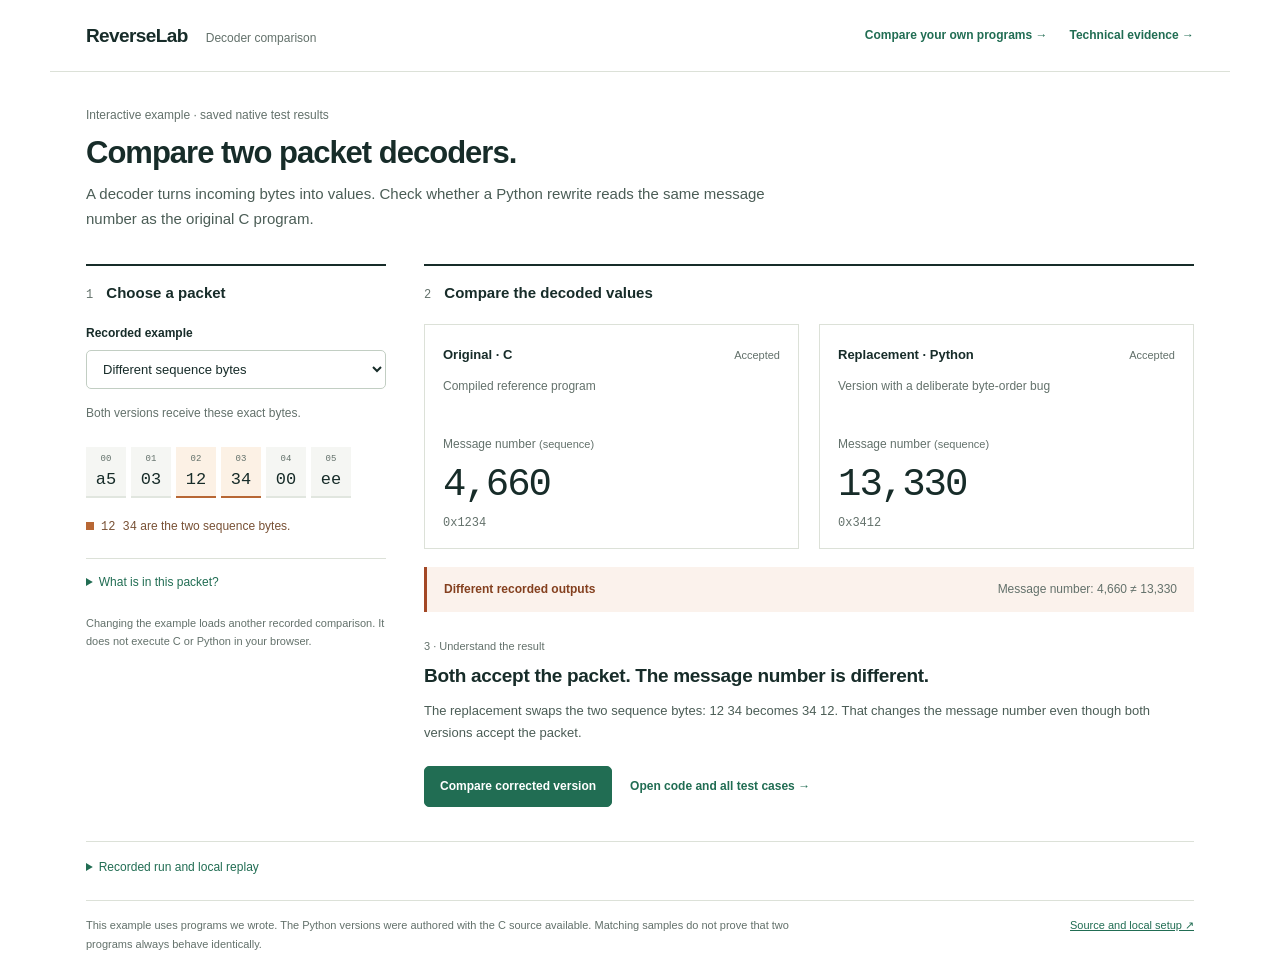
<file: web/index.html>
<!doctype html>
<html lang="en">
<head>
  <meta charset="UTF-8"><meta name="viewport" content="width=device-width,initial-scale=1">
  <meta name="theme-color" content="#142523"><meta name="description" content="Compare a C packet decoder with its Python rewrite. See the decoded message numbers, understand a byte-order bug, and inspect the recorded code and tests.">
  <link rel="icon" href="favicon.svg" type="image/svg+xml"><title>ReverseLab · Compare packet decoders</title><link rel="stylesheet" href="styles.css">
</head>
<body>
  <a class="skip" href="#main">Skip to comparison</a>
  <div id="app"><div class="boot" role="status">Opening evidence recording…</div></div>
  <script type="module" src="app.js"></script>
</body>
</html>
</file>
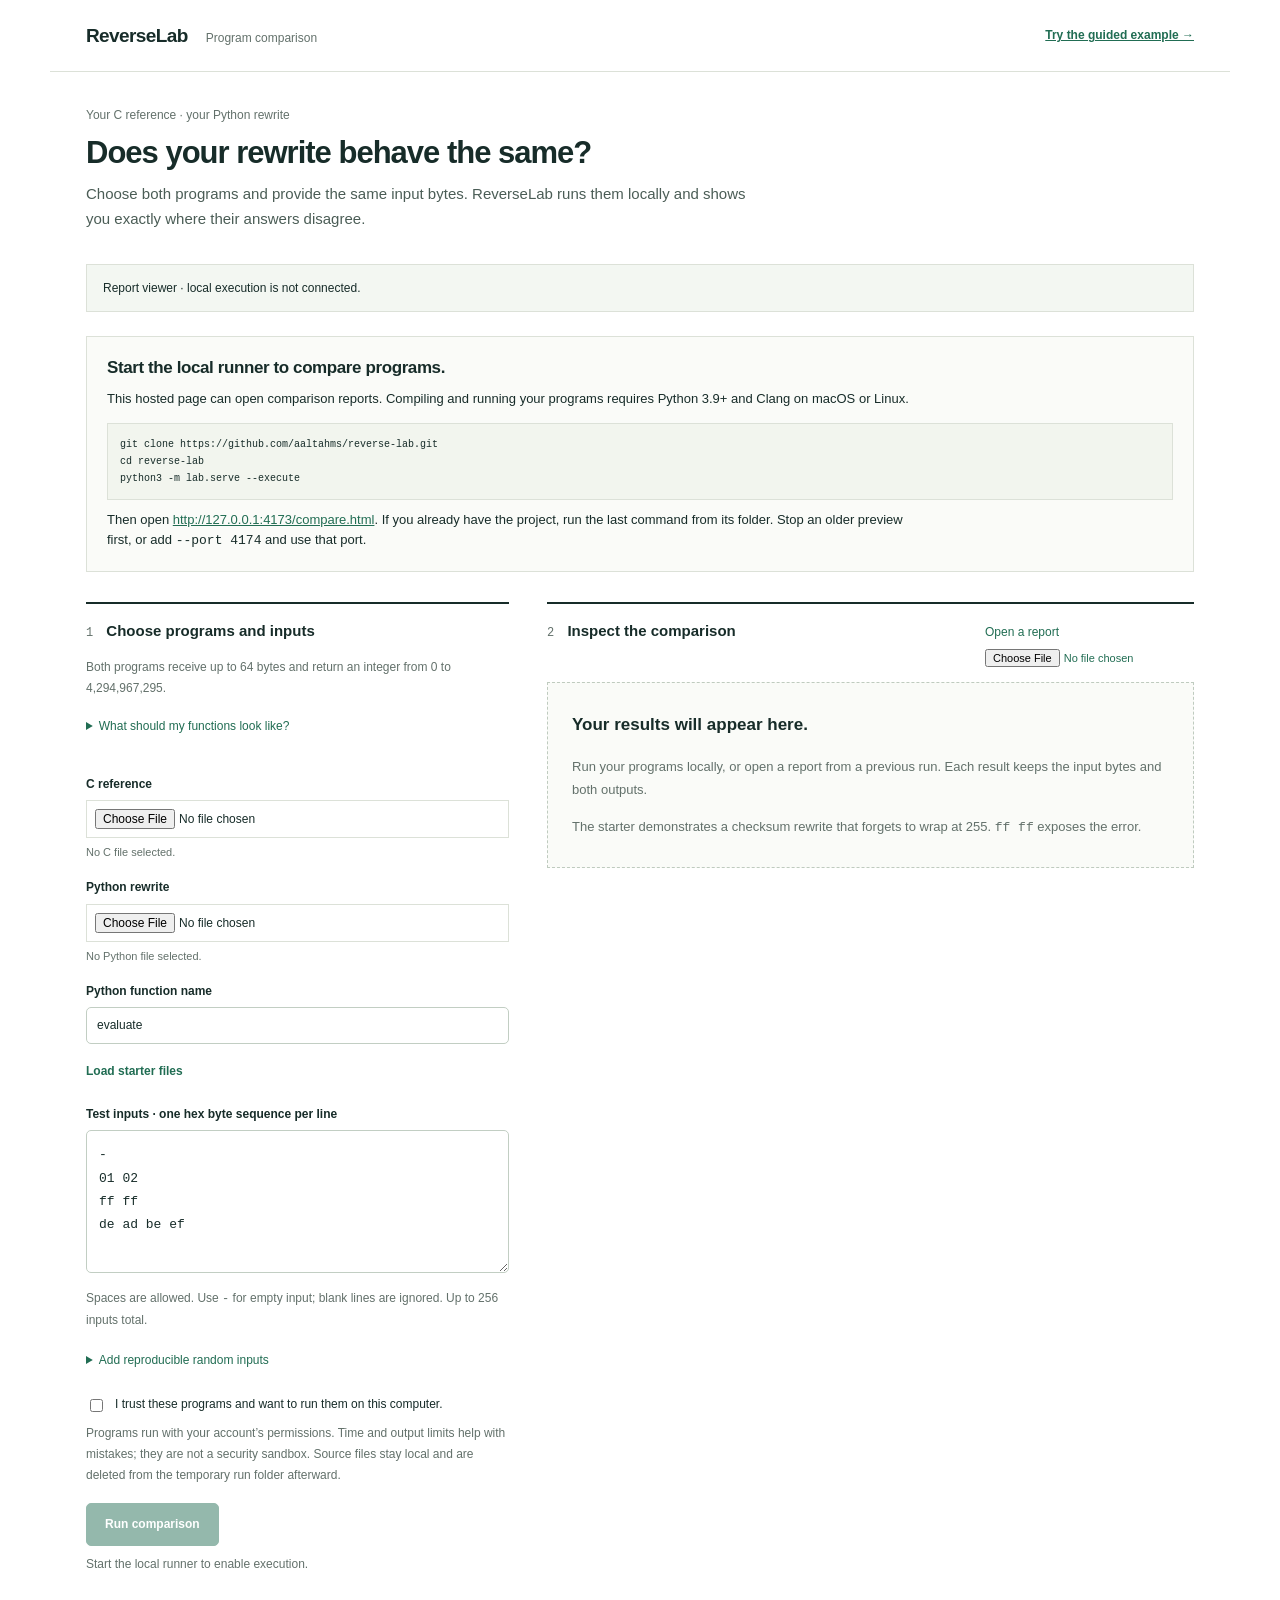
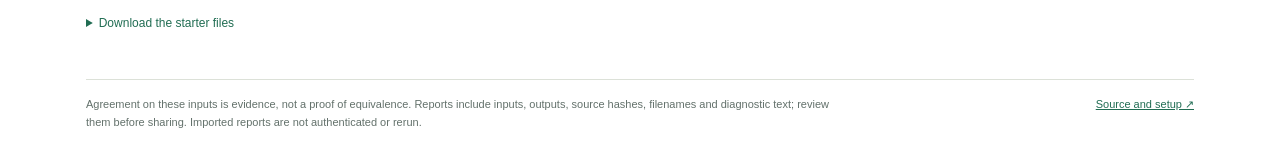
<file: web/compare.html>
<!doctype html>
<html lang="en"><head><meta charset="utf-8"><meta name="viewport" content="width=device-width,initial-scale=1"><meta name="description" content="Compare your own C function with a Python rewrite using a local runner. Inspect exact inputs, differing outputs, and downloadable reports."><title>Compare your programs — ReverseLab</title><link rel="icon" href="favicon.svg" type="image/svg+xml"><link rel="stylesheet" href="styles.css"><script type="module" src="compare.mjs"></script></head>
<body><a class="skip" href="#main">Skip to comparison</a><div class="workbench-shell"><header class="workbench-header"><a class="workbench-brand" href="./">ReverseLab<span>Program comparison</span></a><a class="text-button" href="./">Try the guided example →</a></header>
<main id="main" class="workbench-main" tabindex="-1"><div class="workbench-intro"><p class="workbench-kicker">Your C reference · your Python rewrite</p><h1>Does your rewrite behave the same?</h1><p>Choose both programs and provide the same input bytes. ReverseLab runs them locally and shows you exactly where their answers disagree.</p></div>
<div id="runner-status" class="runner-status" role="status">Checking for the local runner…</div>
<section id="local-setup" class="local-setup" hidden aria-labelledby="setup-title"><h2 id="setup-title">Start the local runner to compare programs.</h2><p>This hosted page can open comparison reports. Compiling and running your programs requires Python 3.9+ and Clang on macOS or Linux.</p><pre class="command">git clone https://github.com/aaltahms/reverse-lab.git
cd reverse-lab
python3 -m lab.serve --execute</pre><p>Then open <a href="http://127.0.0.1:4173/compare.html">http://127.0.0.1:4173/compare.html</a>. If you already have the project, run the last command from its folder. Stop an older preview first, or add <code>--port 4174</code> and use that port.</p></section>
<div class="custom-grid"><section class="custom-form" aria-labelledby="choose-title"><h2 id="choose-title"><span>1</span> Choose programs and inputs</h2><p class="form-help">Both programs receive up to 64 bytes and return an integer from 0 to 4,294,967,295.</p>
<details class="contract-help"><summary>What should my functions look like?</summary><p>Your C file exports this function, without a <code>main()</code>:</p><pre class="command">#include &lt;stdint.h&gt;
#include &lt;stddef.h&gt;
uint32_t evaluate(const uint8_t *data, size_t length);</pre><p>Your Python file exports <code>def evaluate(data: bytes) -&gt; int:</code>. Change the function name below if needed. Standard libraries work; local sibling files, custom headers, packages, and alternate compiler flags are outside this runner’s contract. The C function must not print to stdout.</p></details>
<form id="compare-form"><fieldset id="program-fields"><legend class="sr-only">Programs and test inputs</legend>
<label for="reference-file">C reference</label><input id="reference-file" type="file" accept=".c,text/x-c"><p id="reference-name" class="file-state">No C file selected.</p>
<label for="candidate-file">Python rewrite</label><input id="candidate-file" type="file" accept=".py,text/x-python"><p id="candidate-name" class="file-state">No Python file selected.</p>
<label for="function-name">Python function name</label><input id="function-name" class="field" value="evaluate" required pattern="[A-Za-z_][A-Za-z_0-9]{0,63}" maxlength="64">
<div class="starter-actions"><button id="load-starter" class="text-button" type="button">Load starter files</button><button id="load-corrected" class="text-button" type="button" hidden>Use corrected Python</button></div>
<label for="case-inputs">Test inputs · one hex byte sequence per line</label><textarea id="case-inputs" rows="5" spellcheck="false" aria-describedby="inputs-help" maxlength="50000">-
01 02
ff ff
de ad be ef</textarea><p id="inputs-help" class="form-help">Spaces are allowed. Use <code>-</code> for empty input; blank lines are ignored. Up to 256 inputs total.</p>
<details class="random-options"><summary>Add reproducible random inputs</summary><div class="random-fields"><div><label for="random-count">Extra inputs (0–200)</label><input class="field" id="random-count" type="number" min="0" max="200" step="1" value="0" required></div><div><label for="random-seed">Seed</label><input class="field" id="random-seed" type="number" min="0" max="4294967295" step="1" value="42" required></div></div><p class="form-help">Random inputs range from 0 to 64 bytes. Include valid protocol packets yourself; random bytes may only exercise rejection paths.</p></details>
<label class="trust-check"><input type="checkbox" id="trusted"><span>I trust these programs and want to run them on this computer.</span></label><p class="form-help">Programs run with your account’s permissions. Time and output limits help with mistakes; they are not a security sandbox. Source files stay local and are deleted from the temporary run folder afterward.</p>
<button class="btn primary run-button" id="run-comparison" type="submit" disabled>Run comparison</button><p class="form-help" id="run-hint">Start the local runner to enable execution.</p></fieldset></form>
<div id="comparison-error" class="comparison-error" role="alert" hidden></div>
<details class="starter-downloads"><summary>Download the starter files</summary><p><a href="starter/reference.c" download>reference.c</a> · <a href="starter/candidate.py" download>candidate.py</a> · <a href="starter/corrected.py" download>corrected.py</a> · <a href="starter/inputs.txt" download>inputs.txt</a></p></details></section>
<section class="custom-results" aria-labelledby="results-title"><div class="results-heading"><h2 id="results-title"><span>2</span> Inspect the comparison</h2><label class="import-label" for="report-file">Open a report<input id="report-file" type="file" accept=".json,application/json"></label></div><div id="result-content"><div class="comparison-empty"><p class="empty-title">Your results will appear here.</p><p>Run your programs locally, or open a report from a previous run. Each result keeps the input bytes and both outputs.</p><p>The starter demonstrates a checksum rewrite that forgets to wrap at 255. <code>ff ff</code> exposes the error.</p></div></div></section></div>
<footer class="workbench-footer"><p>Agreement on these inputs is evidence, not a proof of equivalence. Reports include inputs, outputs, source hashes, filenames and diagnostic text; review them before sharing. Imported reports are not authenticated or rerun.</p><a href="https://github.com/aaltahms/reverse-lab">Source and setup ↗</a></footer></main></div></body></html>
</file>
<file: web/styles.css>
:root{--paper:#f5f5ef;--surface:#fff;--ink:#172c29;--muted:#63716b;--line:#dce1d8;--green:#216d53;--light:#e9f1e9;--orange:#a34826;--fault:#f9ede6;--nav:#142523;--mono:ui-monospace,SFMono-Regular,Consolas,monospace;--sans:-apple-system,BlinkMacSystemFont,"Segoe UI",sans-serif;--radius:8px}*{box-sizing:border-box}body{margin:0;background:var(--paper);color:var(--ink);font-family:var(--sans);font-size:14px;line-height:1.55}button,input,select{font:inherit}button,a,input,select{touch-action:manipulation}button{cursor:pointer}button{color:inherit}a{color:var(--green)}button:focus-visible,a:focus-visible,input:focus-visible,select:focus-visible,summary:focus-visible{outline:3px solid #ad792e;outline-offset:3px}button:disabled{cursor:default}.skip{position:fixed;top:-60px;left:20px;background:white;z-index:100;padding:12px}.skip:focus{top:10px}.shell{display:grid;grid-template-columns:242px 1fr;min-height:100vh}.sidebar{background:var(--nav);color:#e7eee9;padding:30px 20px;display:flex;flex-direction:column;gap:34px}.brand{font-size:22px;letter-spacing:-1px;font-weight:700;display:flex;align-items:center;gap:10px}.mark{color:#8ebe9d;font:24px var(--mono)}.brand-sub{font-size:11px;color:#93aaa0;margin:6px 0 0 34px;letter-spacing:1.4px;text-transform:uppercase}.side-label,.eyebrow{font-size:10px;letter-spacing:1.6px;text-transform:uppercase;font-weight:700}.side-label{color:#9aafa5;margin:0 10px 14px}.fixture-button{background:transparent;border:1px solid transparent;color:#c2d1c9;width:100%;text-align:left;border-radius:6px;padding:14px 12px;margin-bottom:8px;display:flex;gap:11px;align-items:flex-start}.fixture-button:hover{background:#203732}.fixture-button.active{background:#253e35;border-color:#426652;color:#f5fff6}.fixture-index{font:11px var(--mono);padding-top:4px;color:#94b5a2}.fixture-button strong{display:block;font-size:13px;font-weight:550}.fixture-button small{font:10px var(--mono);color:#a7bbae;display:block;margin-top:4px}.side-note{border-top:1px solid #344b43;margin-top:auto;padding:20px 10px 0;color:#a9bcb1;font-size:12px}.side-note strong{color:#d3e7d6;display:block;margin-bottom:8px;font-size:12px}.side-note p{margin:0 0 12px}.side-note a{color:#c5dacb}.workspace{min-width:0}.topbar{border-bottom:1px solid var(--line);height:70px;padding:0 40px;display:flex;align-items:center;justify-content:space-between;gap:15px}.crumb{font:11px var(--mono);color:var(--muted)}.crumb b{color:var(--ink);font-weight:500}.record{display:flex;align-items:center;gap:8px;font-size:11px;color:var(--muted)}.dot{height:6px;width:6px;background:var(--green);border-radius:100%;display:inline-block}.main{max-width:1440px;margin:auto;padding:34px 40px 30px}.hero{display:flex;align-items:flex-start;justify-content:space-between;gap:24px;margin-bottom:26px}.eyebrow{color:var(--green);margin:0 0 10px}h1{font-size:36px;line-height:1.13;font-weight:600;letter-spacing:-1.5px;margin:0 0 12px}h2{font-size:19px;line-height:1.3;font-weight:600;letter-spacing:-.4px;margin:0}h3{font-size:15px;font-weight:600;line-height:1.4;margin:0 0 8px}p{margin:0 0 14px}.subhead{max-width:620px;font-size:14px;color:var(--muted);margin:0}.variants{text-align:right;flex-shrink:0;padding-top:3px}.variants label{font-size:11px;color:var(--muted);display:block;margin-bottom:7px}.segmented{display:inline-flex;border:1px solid #b9c7bc;border-radius:5px;overflow:hidden;background:white}.segmented button{border:0;background:transparent;padding:7px 16px;font:12px var(--mono)}.segmented button+button{border-left:1px solid var(--line)}.segmented button.active{background:var(--green);color:white}.small-muted{font-size:11px;color:var(--muted)}.variants .small-muted{margin-top:7px}.path{display:grid;grid-template-columns:repeat(5,1fr);border:1px solid var(--line);border-radius:var(--radius);background:#eef1e9;margin-bottom:28px;overflow:hidden}.path button{border:0;background:transparent;text-align:left;position:relative;padding:14px 18px;color:var(--muted)}.path button:not(:last-child){border-right:1px solid var(--line)}.path button:hover{background:#e1e9df}.path button.active{background:#e1ebdf;color:var(--ink)}.path button.active:after{content:"";position:absolute;bottom:0;left:0;right:0;height:3px;background:var(--green)}.path span{display:block;font:10px var(--mono);margin-bottom:4px}.path strong{font-size:12px;font-weight:550}.tablist{display:flex;gap:23px;border-bottom:1px solid #bfc9bd;margin-bottom:24px;overflow-x:auto;scrollbar-width:thin}.tablist button{white-space:nowrap;border:0;background:transparent;font-size:12px;padding:0 0 12px;color:var(--muted);position:relative}.tablist button[aria-selected=true]{color:var(--ink);font-weight:650}.tablist button[aria-selected=true]:after{content:"";position:absolute;bottom:0;left:0;right:0;height:3px;background:var(--green)}.section-heading{display:flex;justify-content:space-between;align-items:center;gap:20px;margin:0 0 16px}.tag{display:inline-flex;border:1px solid #cdd9ce;border-radius:4px;font:10px var(--mono);padding:3px 7px;color:var(--green);background:#f3f7f1;white-space:nowrap}.tag.fault{border-color:#e5baa3;background:var(--fault);color:var(--orange)}.tag.neutral{background:#f4f5f0;border-color:var(--line);color:var(--muted)}.grid{display:grid;grid-template-columns:minmax(0,1.4fr) minmax(280px,1fr);gap:22px}.panel{border:1px solid var(--line);border-radius:var(--radius);background:var(--surface);min-width:0;overflow:hidden}.panel-head{padding:17px 20px;border-bottom:1px solid var(--line);display:flex;align-items:center;justify-content:space-between;gap:12px}.panel-head h3{margin:0;font-size:12px}.panel-body{padding:20px}.question{border-left:3px solid var(--green);padding:4px 0 4px 16px;margin-bottom:24px;font-size:18px;font-weight:450;line-height:1.45;max-width:800px;letter-spacing:-.3px}.claim{padding:20px;border-bottom:1px solid var(--line)}.claim:last-child{border-bottom:0}.claim-number{font:10px var(--mono);color:var(--green);margin-bottom:7px}.claim p{font-size:13px;color:var(--muted);margin:0 0 11px}.basis{font:10px var(--mono);color:var(--muted)}.text-button{font-size:12px;font-weight:550;border:0;background:transparent;color:var(--green);padding:0}.text-button:hover{text-decoration:underline}.panel-footer{padding:13px 20px;border-top:1px solid var(--line);background:#f9faf6;display:flex;justify-content:space-between;align-items:center;gap:12px}.metrics{display:flex;align-items:baseline;gap:9px;margin-bottom:8px}.metrics strong{font-size:38px;font-weight:500;line-height:1.2;letter-spacing:-1.5px}.metrics span{font-size:12px;color:var(--muted)}.bar{height:6px;background:#f0e8e0;overflow:hidden;border-radius:3px;margin:15px 0}.bar div{height:100%;background:var(--green)}.result-line{display:flex;justify-content:space-between;border-top:1px solid var(--line);padding:12px 0;font-size:12px}.result-line strong{font:12px var(--mono)}.note{font-size:12px;color:var(--muted);line-height:1.65;border-top:1px solid var(--line);padding-top:16px;margin:18px 0 0}.uncertainty{margin-top:20px;padding:16px 20px;border:1px dashed #bac8b9;border-radius:var(--radius);font-size:12px;color:var(--muted)}.uncertainty strong{color:var(--ink);font-weight:550}.code{font:11px/1.85 var(--mono);margin:0;overflow:auto;background:#182b29;color:#d9e9df;padding:20px;tab-size:4;max-height:520px;white-space:pre}.code.light{background:#f8f9f4;color:#203c32}.code.compact{font-size:10px;max-height:295px;padding:18px 20px}.code-line{display:block;min-height:1.85em}.line-number{display:inline-block;width:33px;margin-right:14px;text-align:right;color:#738d80;user-select:none}.code-line.match{background:#314e3f}.code-control{display:flex;gap:12px;align-items:center;margin-bottom:16px}.code-control input{flex:1;min-width:0}.field{border:1px solid #c2cec3;border-radius:5px;background:white;padding:8px 10px;font-size:12px;color:var(--ink)}.btn{border:1px solid #becdbf;border-radius:5px;background:#fff;padding:8px 12px;font-size:12px;font-weight:550;white-space:nowrap}.btn:hover{background:var(--light)}.btn.primary{background:var(--green);border-color:var(--green);color:white}.evidence-tabs{display:flex;gap:8px;flex-wrap:wrap;margin:0 0 16px}.evidence-tabs button{font-size:11px;padding:6px 12px;background:transparent;border:1px solid var(--line);border-radius:4px;color:var(--muted)}.evidence-tabs .active{background:var(--ink);color:white;border-color:var(--ink)}.definition-list{display:grid;grid-template-columns:100px minmax(0,1fr);gap:10px;font-size:12px;margin:0}.definition-list dt{color:var(--muted)}.definition-list dd{margin:0;overflow-wrap:anywhere}.mono{font-family:var(--mono)}.hash{font:10px/1.7 var(--mono);overflow-wrap:anywhere}.callout{padding:15px 18px;border:1px solid #ccdacb;background:#eff5ec;border-radius:6px;font-size:12px;margin-bottom:20px}.callout.fault{background:var(--fault);border-color:#e3c1ae}.callout p:last-child{margin:0}.toolbar{display:flex;flex-wrap:wrap;gap:10px;align-items:center;margin-bottom:18px}.toolbar label{font-size:12px}.toolbar input{flex:1;min-width:130px}.verification-summary{display:flex;gap:26px;align-items:center;margin-bottom:20px}.verification-summary .metric-value{font:25px var(--mono);letter-spacing:-1px}.verification-summary small{display:block;color:var(--muted);font-size:10px;text-transform:uppercase;letter-spacing:1px}.table-scroll{max-height:390px;overflow:auto}table{width:100%;border-collapse:collapse;font-size:11px;text-align:left}th{position:sticky;top:0;background:#f4f6ef;color:var(--muted);font-size:10px;font-weight:550;padding:10px 14px;border-bottom:1px solid var(--line)}td{padding:10px 14px;border-bottom:1px solid #e9eee6}tr.selected td{background:#edf3e8}.case-button{border:0;padding:0;background:transparent;color:var(--ink);font:11px var(--mono);text-align:left}.case-button:hover{text-decoration:underline}.pass{color:var(--green)}.fail{color:var(--orange)}.inspector h3{margin:0 0 6px}.hex-bytes{display:flex;flex-wrap:wrap;gap:4px;max-height:140px;overflow:auto;margin:12px 0 18px}.hex-bytes span{display:inline-flex;flex-direction:column;align-items:center;gap:3px;background:#f1f4eb;border:1px solid #d5dfd0;padding:4px 7px;font:12px var(--mono);border-radius:3px;min-width:33px}.hex-bytes span small{font-size:8px;color:var(--muted)}.hex-bytes span.sequence{background:#faecdc;border-color:#d6ac82}.value-comparison{display:grid;grid-template-columns:1fr 1fr;gap:10px;margin:20px 0}.value-comparison>div{border:1px solid var(--line);padding:12px;border-radius:5px}.value-comparison small{font-size:10px;color:var(--muted);display:block}.value-comparison strong{display:block;font:15px var(--mono);margin-top:7px}.value-comparison em{font:10px var(--mono);color:var(--muted);font-style:normal}.command{font:10px/1.7 var(--mono);background:#f2f5ee;border:1px solid var(--line);padding:12px;white-space:pre-wrap;overflow-wrap:anywhere;margin:10px 0}.foot{margin-top:28px;border-top:1px solid var(--line);padding-top:14px;display:flex;justify-content:space-between;gap:16px;font-size:10px;color:var(--muted)}.empty{padding:35px 24px;color:var(--muted);text-align:center;font-size:13px}.reference-gate{text-align:center;max-width:560px;margin:30px auto;padding:25px}.reference-gate .symbol{font:40px var(--mono);color:var(--green);margin-bottom:15px}.reference-gate h2{margin-bottom:12px}.reference-gate p{font-size:13px;color:var(--muted)}.boot{padding:70px;max-width:700px;margin:auto}.boot h1{font-size:26px}.inline-code{font:11px var(--mono);background:#eaf0e4;padding:2px 5px;border-radius:3px}.source-link{font:11px var(--mono);color:var(--muted)}.search-status{font-size:11px;color:var(--muted)}details summary{cursor:pointer;font-size:12px;color:var(--green)}details[open] summary{margin-bottom:12px}@media(min-width:1600px){.main{padding-top:42px}}@media(max-width:1150px){.shell{grid-template-columns:205px 1fr}.sidebar{padding:25px 12px}.main{padding:28px 25px}.topbar{padding:0 25px}.grid{grid-template-columns:minmax(0,1.2fr) minmax(250px,1fr)}.tablist{gap:16px}h1{font-size:31px}.path button{padding:12px}}@media(max-width:930px){.grid{grid-template-columns:1fr}.sidebar{gap:25px}.record .record-date{display:none}.hero{gap:12px}.path strong{font-size:11px}.path button{padding:12px 9px}.table-scroll{max-height:310px}.code{max-height:430px}.tablist{gap:20px}}@media(max-width:680px){.shell{display:block}.sidebar{padding:18px 20px;gap:18px}.brand-sub,.side-note,.side-label{display:none}.fixture-list{display:flex;gap:6px}.fixture-button{padding:10px 8px;margin:0;flex:1;gap:6px}.fixture-button strong{font-size:10px}.fixture-button small{font-size:8px}.fixture-index{display:none}.topbar{height:47px;padding:0 20px}.crumb{font-size:9px}.record{font-size:9px}.main{padding:24px 20px}.hero{display:block;margin-bottom:20px}h1{font-size:29px}.subhead{font-size:13px}.variants{text-align:left;display:flex;align-items:center;gap:12px;margin-top:18px}.variants label{margin:0}.variants .small-muted{margin:0;font-size:10px}.segmented button{padding:5px 12px}.path{margin-bottom:22px}.path button{padding:10px 5px;text-align:center}.path strong{font-size:9px}.path span{font-size:8px}.tablist{gap:18px}.question{font-size:16px}.panel-body,.claim{padding:17px}.panel-head{padding:14px 17px}.code{font-size:10px;padding:15px}.line-number{width:20px;margin-right:10px}.section-heading{align-items:flex-start}.foot{display:block}.foot span{display:block;margin-bottom:8px}.toolbar{gap:8px}.toolbar select{max-width:100%}.verification-summary{gap:20px}.value-comparison strong{font-size:13px}.code-control{flex-wrap:wrap}.code-control input{flex-basis:100%}}@media(prefers-reduced-motion:reduce){*{scroll-behavior:auto!important}}
.skip:not(:focus){clip-path:inset(50%);width:1px;height:1px;overflow:hidden;padding:0}
.segmented{flex-shrink:0}.segmented button{white-space:nowrap}.tablist{position:relative}
.grid{align-items:start}
@media(max-width:680px){.variants{flex-wrap:wrap}.variants label{flex-basis:100%}.variants .small-muted{flex-basis:100%}}

/* The first screen follows one comparison, with evidence available on demand. */
.workbench-shell{min-height:100vh;background:#fff}
.workbench-header{max-width:1180px;margin:auto;padding:21px 36px;display:flex;justify-content:space-between;align-items:center;gap:20px;border-bottom:1px solid var(--line)}
.workbench-brand{font-size:19px;font-weight:700;color:var(--ink);text-decoration:none;letter-spacing:-.6px}
.workbench-brand span{font-size:12px;font-weight:400;color:var(--muted);letter-spacing:0;margin-left:18px}
.workbench-main{max-width:1180px;margin:auto;padding:34px 36px 22px}
.workbench-intro{margin-bottom:32px}
.workbench-kicker{font-size:12px;color:var(--muted);margin:0 0 10px}
.workbench-intro h1{font-size:31px;letter-spacing:-1px;margin-bottom:12px}
.workbench-intro>p:last-child{font-size:15px;color:#4b5d56;max-width:680px;line-height:1.65;margin:0}
.workbench-grid{display:grid;grid-template-columns:300px minmax(0,1fr);gap:38px;align-items:start}
.workbench-grid h2{font-size:15px;letter-spacing:0;margin-bottom:22px}
.workbench-grid h2>span{display:inline-block;margin-right:9px;color:var(--muted);font:12px var(--mono)}
.packet-input{border-top:2px solid var(--ink);padding-top:17px;min-width:0}
.packet-input>label{display:block;font-size:12px;font-weight:600;margin-bottom:7px}
.packet-input select{width:100%;font-size:13px;padding:10px 12px}
.packet-input-hint{color:var(--muted);font-size:12px;margin:15px 0 12px}
.packet-wire{display:flex;flex-wrap:wrap;gap:5px;padding:13px 0}
.wire-byte{font:17px var(--mono);display:flex;flex-direction:column;align-items:center;gap:6px;padding:7px;background:#f5f6f3;border-bottom:2px solid #e1e6df;min-width:40px}
.wire-byte small{font:9px var(--mono);color:var(--muted)}
.wire-byte.wire-sequence{background:#fcf1e5;border-bottom-color:#b86734}
.sequence-hint{font-size:12px;color:#785135;line-height:1.65;margin:6px 0 20px}
.sequence-hint strong{font-family:var(--mono);font-weight:500}
.sequence-swatch{width:8px;height:8px;display:inline-block;background:#b86734;margin-right:7px}
.format-help{border-top:1px solid var(--line);padding-top:14px}
.format-help summary{font-size:12px}
.format-help p{font-size:12px;color:var(--muted);margin:12px 0}
.saved-results-note{margin:22px 0 0;font-size:11px;line-height:1.7;color:var(--muted)}
.empty-packet{color:var(--muted);font-size:13px;margin:10px 0}
.decoder-results{border-top:2px solid var(--ink);padding-top:17px;min-width:0}
.decoder-columns{display:grid;grid-template-columns:1fr 1fr;gap:20px}
.decoder-output{padding:16px 18px 18px;border:1px solid var(--line);min-width:0}
.decoder-heading{display:flex;flex-wrap:wrap;justify-content:space-between;align-items:center;gap:5px;margin-bottom:8px;min-height:28px}
.decoder-heading h3{font-size:13px;margin:0}
.decision{font-size:11px;color:var(--muted)}
.decoder-description{font-size:12px;color:var(--muted);min-height:38px;line-height:1.5;margin:0 0 20px}
.decoded-label{font-size:12px;margin:0;color:var(--muted)}
.decoded-label span{font-size:11px}
.decoded-number{font:39px/1.2 var(--mono);letter-spacing:-2px;color:var(--ink);margin:8px 0}
.decoded-hex{font:12px var(--mono);color:var(--muted);margin:0}
.rejection-reason{font-size:16px;line-height:1.6;margin:0 0 20px;min-height:58px}
.comparison-verdict{border-left:3px solid var(--orange);background:#fbf2ec;padding:13px 17px;margin:18px 0 26px;display:flex;flex-wrap:wrap;justify-content:space-between;gap:6px 16px;font-size:12px}
.comparison-verdict strong{font-weight:600;color:#84401f}
.comparison-verdict.values-match{background:#eff5ef;border-color:var(--green)}
.comparison-verdict.values-match strong{color:var(--green)}
.comparison-verdict span{color:var(--muted)}
.comparison-explanation{padding:0 0 4px}
.explanation-step{font-size:11px;color:var(--muted);margin:0 0 8px}
.comparison-explanation h2{font-size:19px;line-height:1.4;letter-spacing:-.3px;margin:0 0 10px}
.comparison-explanation>p:not(.explanation-step){font-size:13px;line-height:1.75;color:#4b5d56;margin:0}
.comparison-next{display:flex;gap:18px;align-items:center;flex-wrap:wrap;margin-top:21px}
.comparison-next>.btn{padding:10px 15px;font-size:12px}
.record-details{border-top:1px solid var(--line);padding-top:16px;margin:30px 0 0}
.record-details summary{font-size:12px}
.record-details>p{font-size:12px;color:var(--muted);margin:16px 0;max-width:720px}
.record-details .definition-list{max-width:740px;grid-template-columns:130px minmax(0,1fr)}
.record-details .command{max-width:900px}
.workbench-footer{border-top:1px solid var(--line);margin-top:24px;padding-top:15px;display:flex;justify-content:space-between;align-items:flex-start;gap:24px;color:var(--muted);font-size:11px;line-height:1.7}
.workbench-footer p{max-width:750px;margin:0}
.workbench-footer a{white-space:nowrap}
@media(max-width:1050px){.workbench-grid{grid-template-columns:260px minmax(0,1fr);gap:26px}.decoder-columns{gap:12px}.decoder-output{padding:14px}.decoded-number{font-size:33px}.decoder-heading{min-height:42px}.decoder-description{min-height:54px}}
@media(max-width:800px){.workbench-header,.workbench-main{padding-left:24px;padding-right:24px}.workbench-grid{grid-template-columns:1fr;gap:27px}.workbench-intro{margin-bottom:25px}.packet-wire{padding-top:3px}.format-help{margin-top:4px}.saved-results-note{margin-top:13px}.decoder-description{min-height:36px}.decoder-heading{min-height:28px}.workbench-footer{display:block}.workbench-footer a{display:inline-block;margin-top:8px}}
@media(max-width:480px){.workbench-header{padding:18px 20px}.workbench-brand span{display:none}.workbench-header>.text-button{font-size:11px}.workbench-main{padding:25px 20px 20px}.workbench-intro h1{font-size:27px;line-height:1.2}.workbench-intro>p:last-child{font-size:14px}.decoder-columns{gap:10px}.decoder-output{padding:13px 12px}.decoder-heading{display:block;min-height:47px}.decoder-heading h3{font-size:12px;min-height:18px;margin-bottom:3px}.decoder-description{font-size:11px;min-height:51px;margin-bottom:15px}.decoded-number{font-size:29px;letter-spacing:-1.5px}.decoded-label{font-size:11px}.decoded-label span{display:block}.comparison-verdict{margin-bottom:23px}.comparison-explanation h2{font-size:18px}.comparison-next{gap:15px}.record-details .definition-list{grid-template-columns:100px minmax(0,1fr)}.rejection-reason{font-size:13px;min-height:82px}}

/* Local program comparison shares the example's visual language. */
[hidden]{display:none!important}.sr-only{position:absolute;width:1px;height:1px;overflow:hidden;clip-path:inset(50%)}
.workbench-links{display:flex;gap:22px;align-items:center;flex-wrap:wrap}.workbench-links a{text-decoration:none}
.runner-status{font-size:12px;padding:13px 16px;border:1px solid var(--line);background:#f3f7f2;margin-bottom:24px;line-height:1.7}
.local-setup{padding:20px;border:1px solid var(--line);margin:0 0 30px;background:#fafbf8}.local-setup h2{font-size:17px;margin-bottom:10px}.local-setup p{font-size:13px;max-width:820px}.local-setup p:last-child{margin:0}
.custom-grid{display:grid;grid-template-columns:minmax(280px,.85fr) minmax(0,1.3fr);gap:38px;align-items:start}
.custom-form,.custom-results{border-top:2px solid var(--ink);padding-top:17px;min-width:0}.custom-grid h2{font-size:15px;letter-spacing:0;margin-bottom:16px}.custom-grid h2 span{font:12px var(--mono);color:var(--muted);margin-right:9px}
.form-help{font-size:12px;color:var(--muted);line-height:1.75;margin:8px 0 17px}.contract-help{margin:18px 0 22px}.contract-help p{font-size:12px;color:var(--muted);margin-top:14px}.custom-form fieldset{padding:0;margin:0;border:0;min-width:0}.custom-form label:not(.trust-check){font-size:12px;font-weight:600;display:block;margin:17px 0 7px}.custom-form input[type=file]{font-size:12px;display:block;width:100%;max-width:100%;border:1px solid var(--line);padding:8px;background:white}.file-state{font-size:11px;color:var(--muted);overflow-wrap:anywhere;margin:6px 0 15px}.custom-form input.field{width:100%;min-width:0}.starter-actions{display:flex;flex-wrap:wrap;gap:17px;margin:18px 0 24px}.custom-form textarea{width:100%;resize:vertical;min-height:120px;border:1px solid #c2cec3;border-radius:5px;padding:12px;font:13px/1.8 var(--mono);color:var(--ink);background:white}.custom-form textarea:focus-visible{outline:3px solid #ad792e;outline-offset:3px}.random-options{margin:20px 0}.random-fields{display:grid;grid-template-columns:1fr 1fr;gap:15px}.trust-check{display:flex;align-items:flex-start;gap:9px;font-size:12px;line-height:1.7;margin-top:25px}.trust-check input{margin-top:5px;flex-shrink:0}.run-button{padding:11px 18px}.run-button:disabled{opacity:.48}.comparison-error{border-left:3px solid var(--orange);padding:15px;background:#fbf2ec;font:12px/1.7 var(--mono);white-space:pre-wrap;overflow-wrap:anywhere;margin:20px 0}.starter-downloads{margin:22px 0}.starter-downloads p{font-size:12px;margin-top:10px}.results-heading{display:flex;justify-content:space-between;gap:16px;align-items:baseline;flex-wrap:wrap}.import-label{font-size:12px;color:var(--green);cursor:pointer;display:flex;flex-direction:column;gap:7px;margin-bottom:15px}.import-label input{font-size:11px;max-width:220px}.comparison-empty{border:1px dashed #bfcbbf;background:#fafbf8;padding:27px 24px;font-size:13px;color:var(--muted);line-height:1.8}.comparison-empty p:last-child{margin-bottom:0}.comparison-empty .empty-title{color:var(--ink);font-size:17px;font-weight:550}.report-origin{font-size:11px;color:var(--muted);margin:0 0 12px}.custom-verdict{border-left:3px solid var(--green);background:#eff5ef;padding:15px 18px}.custom-verdict.has-differences{border-color:var(--orange);background:#fbf2ec}.custom-verdict h3{font-size:17px}.custom-verdict p{font-size:12px;margin-bottom:0;color:var(--muted)}.report-actions{display:flex;align-items:center;gap:18px;flex-wrap:wrap;margin:18px 0 25px}.custom-case-inspector{margin:15px 0 26px}.custom-case-inspector>h3{font-size:13px}.custom-input{font:12px/1.85 var(--mono);padding:12px;background:#f3f5f0;border:1px solid var(--line);white-space:pre-wrap;overflow-wrap:anywhere}.custom-output{font:28px/1.3 var(--mono);overflow-wrap:anywhere;margin:13px 0 6px;letter-spacing:-1px}.custom-python-error{font:12px/1.7 var(--mono);overflow-wrap:anywhere;margin:12px 0;color:#84401f}.case-table-heading{display:flex;align-items:center;justify-content:space-between;gap:12px;margin:0 0 12px}.case-table-heading h3{margin:0;font-size:13px}.case-table-heading label{font-size:11px;color:var(--muted)}.run-receipt{border-top:1px solid var(--line);padding-top:17px;margin-top:24px}.run-receipt .definition-list{margin-top:20px;grid-template-columns:115px minmax(0,1fr)}.run-receipt h3{font-size:12px;margin-top:20px}
@media(max-width:900px){.custom-grid{grid-template-columns:minmax(260px,.9fr) minmax(0,1fr);gap:25px}.custom-output{font-size:24px}.workbench-brand span{display:none}}
@media(max-width:760px){.custom-grid{grid-template-columns:1fr;gap:30px}.workbench-header{align-items:flex-start}.workbench-links{gap:8px;flex-direction:column;align-items:flex-end}.custom-form{max-width:100%}.custom-results{margin-top:0}.custom-output{font-size:27px}}
@media(max-width:480px){.custom-output{font-size:22px}.custom-results .decoder-columns{grid-template-columns:1fr}.custom-results .decoder-output h3{font-size:12px}.custom-results .decoder-output{padding:14px}.results-heading{display:block}.import-label input{max-width:100%}.local-setup{padding:15px}.case-table-heading{align-items:flex-start}.workbench-links{max-width:180px;text-align:right}.workbench-header .workbench-links .text-button{font-size:10px}.random-fields{grid-template-columns:1fr 1fr}}
</file>
